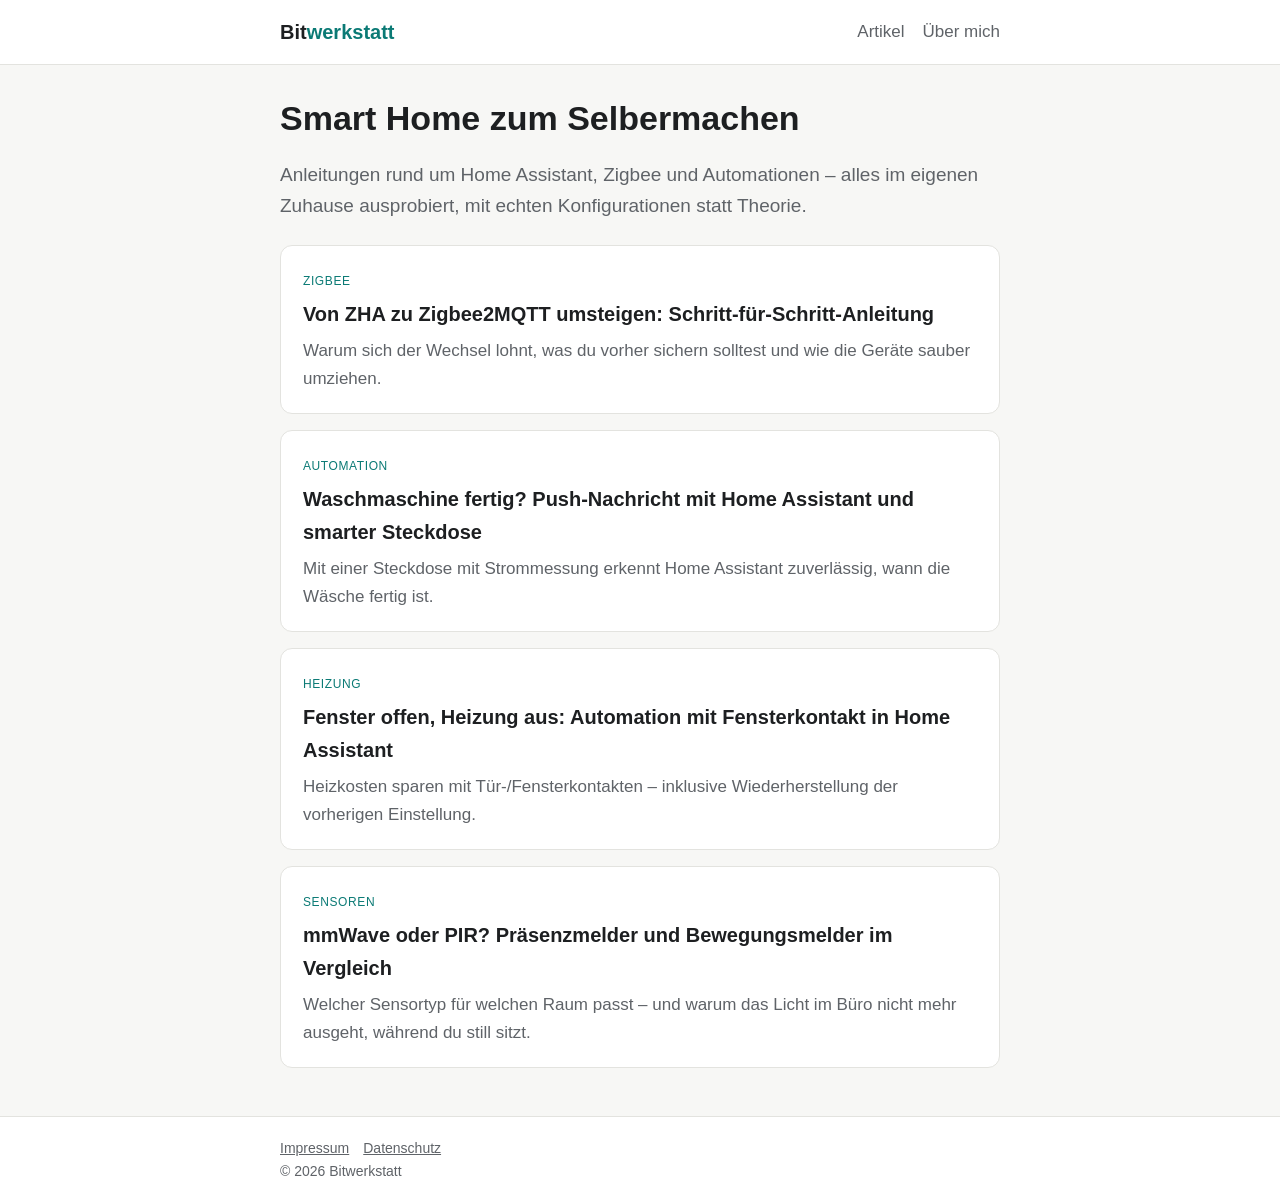
<file: index.html>
<!DOCTYPE html>
<html lang="de">
<head>
<meta charset="utf-8">
<meta name="viewport" content="width=device-width, initial-scale=1">
<title>Bitwerkstatt – Smart Home, Home Assistant &amp; Technik zum Selbermachen</title>
<meta name="description" content="Praxisnahe Anleitungen rund um Home Assistant, Zigbee2MQTT und Smart Home – erprobt im eigenen Zuhause und verständlich erklärt.">
<link rel="canonical" href="https://robzillar.github.io/">
<meta property="og:title" content="Bitwerkstatt – Smart Home &amp; Technik zum Selbermachen">
<meta property="og:description" content="Praxisnahe Anleitungen rund um Home Assistant, Zigbee2MQTT und Smart Home.">
<meta property="og:type" content="website">
<meta property="og:url" content="https://robzillar.github.io/">
<link rel="stylesheet" href="/style.css">
<script type="application/ld+json">
{
  "@context": "https://schema.org",
  "@type": "WebSite",
  "name": "Bitwerkstatt",
  "url": "https://robzillar.github.io/",
  "inLanguage": "de-DE"
}
</script>
</head>
<body>
<header class="site"><div class="inner">
  <a class="logo" href="/">Bit<span>werkstatt</span></a>
  <nav><a href="/">Artikel</a><a href="/ueber-mich.html">Über mich</a></nav>
</div></header>

<main>
  <h1>Smart Home zum Selbermachen</h1>
  <p class="lead">Anleitungen rund um Home Assistant, Zigbee und Automationen – alles im eigenen Zuhause ausprobiert, mit echten Konfigurationen statt Theorie.</p>

  <div class="cards">
    <article class="card">
      <div class="tag">Zigbee</div>
      <h2><a href="/artikel/zha-zu-zigbee2mqtt-umstieg.html">Von ZHA zu Zigbee2MQTT umsteigen: Schritt-für-Schritt-Anleitung</a></h2>
      <p>Warum sich der Wechsel lohnt, was du vorher sichern solltest und wie die Geräte sauber umziehen.</p>
    </article>
    <article class="card">
      <div class="tag">Automation</div>
      <h2><a href="/artikel/waschmaschine-fertig-benachrichtigung-home-assistant.html">Waschmaschine fertig? Push-Nachricht mit Home Assistant und smarter Steckdose</a></h2>
      <p>Mit einer Steckdose mit Strommessung erkennt Home Assistant zuverlässig, wann die Wäsche fertig ist.</p>
    </article>
    <article class="card">
      <div class="tag">Heizung</div>
      <h2><a href="/artikel/fenster-offen-heizung-aus-home-assistant.html">Fenster offen, Heizung aus: Automation mit Fensterkontakt in Home Assistant</a></h2>
      <p>Heizkosten sparen mit Tür-/Fensterkontakten – inklusive Wiederherstellung der vorherigen Einstellung.</p>
    </article>
    <article class="card">
      <div class="tag">Sensoren</div>
      <h2><a href="/artikel/mmwave-vs-pir-bewegungsmelder.html">mmWave oder PIR? Präsenzmelder und Bewegungsmelder im Vergleich</a></h2>
      <p>Welcher Sensortyp für welchen Raum passt – und warum das Licht im Büro nicht mehr ausgeht, während du still sitzt.</p>
    </article>
  </div>
</main>

<footer><div class="inner">
  <a href="/impressum.html">Impressum</a><a href="/datenschutz.html">Datenschutz</a>
  <div>© 2026 Bitwerkstatt</div>
</div></footer>
</body>
</html>
</file>
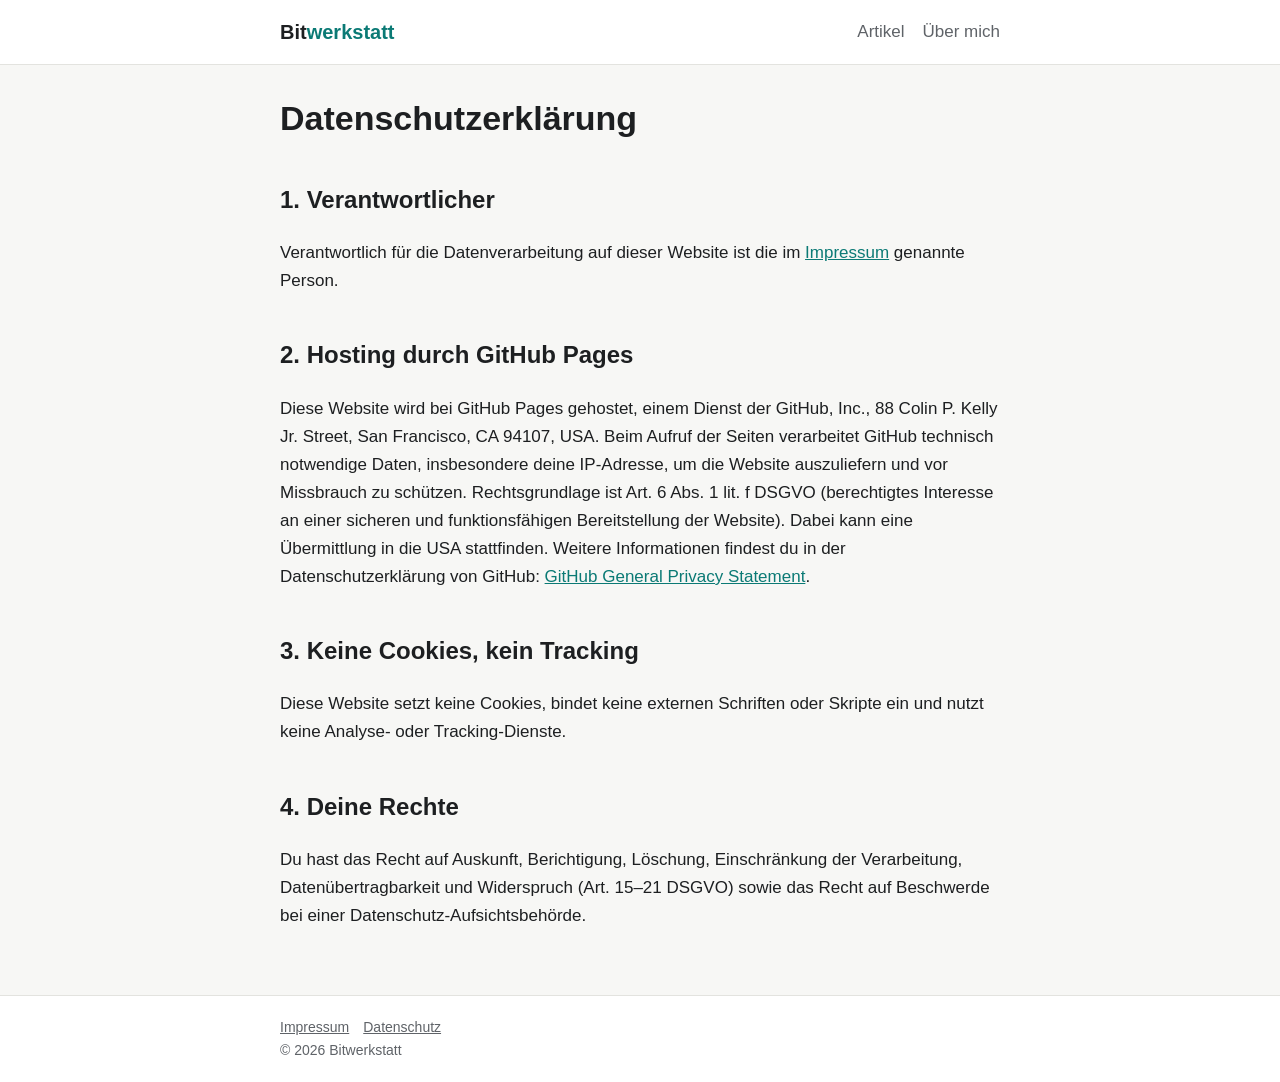
<file: datenschutz.html>
<!DOCTYPE html>
<html lang="de">
<head>
<meta charset="utf-8">
<meta name="viewport" content="width=device-width, initial-scale=1">
<title>Datenschutzerklärung | Bitwerkstatt</title>
<meta name="robots" content="noindex">
<link rel="stylesheet" href="/style.css">
</head>
<body>
<header class="site"><div class="inner">
  <a class="logo" href="/">Bit<span>werkstatt</span></a>
  <nav><a href="/">Artikel</a><a href="/ueber-mich.html">Über mich</a></nav>
</div></header>

<main>
  <h1>Datenschutzerklärung</h1>

  <h2>1. Verantwortlicher</h2>
  <p>Verantwortlich für die Datenverarbeitung auf dieser Website ist die im <a href="/impressum.html">Impressum</a> genannte Person.</p>

  <h2>2. Hosting durch GitHub Pages</h2>
  <p>Diese Website wird bei GitHub Pages gehostet, einem Dienst der GitHub, Inc., 88 Colin P. Kelly Jr. Street, San Francisco, CA 94107, USA. Beim Aufruf der Seiten verarbeitet GitHub technisch notwendige Daten, insbesondere deine IP-Adresse, um die Website auszuliefern und vor Missbrauch zu schützen. Rechtsgrundlage ist Art. 6 Abs. 1 lit. f DSGVO (berechtigtes Interesse an einer sicheren und funktionsfähigen Bereitstellung der Website). Dabei kann eine Übermittlung in die USA stattfinden. Weitere Informationen findest du in der Datenschutzerklärung von GitHub: <a href="https://docs.github.com/de/site-policy/privacy-policies/github-general-privacy-statement">GitHub General Privacy Statement</a>.</p>

  <h2>3. Keine Cookies, kein Tracking</h2>
  <p>Diese Website setzt keine Cookies, bindet keine externen Schriften oder Skripte ein und nutzt keine Analyse- oder Tracking-Dienste.</p>

  <h2>4. Deine Rechte</h2>
  <p>Du hast das Recht auf Auskunft, Berichtigung, Löschung, Einschränkung der Verarbeitung, Datenübertragbarkeit und Widerspruch (Art. 15–21 DSGVO) sowie das Recht auf Beschwerde bei einer Datenschutz-Aufsichtsbehörde.</p>
</main>

<footer><div class="inner">
  <a href="/impressum.html">Impressum</a><a href="/datenschutz.html">Datenschutz</a>
  <div>© 2026 Bitwerkstatt</div>
</div></footer>
</body>
</html>
</file>
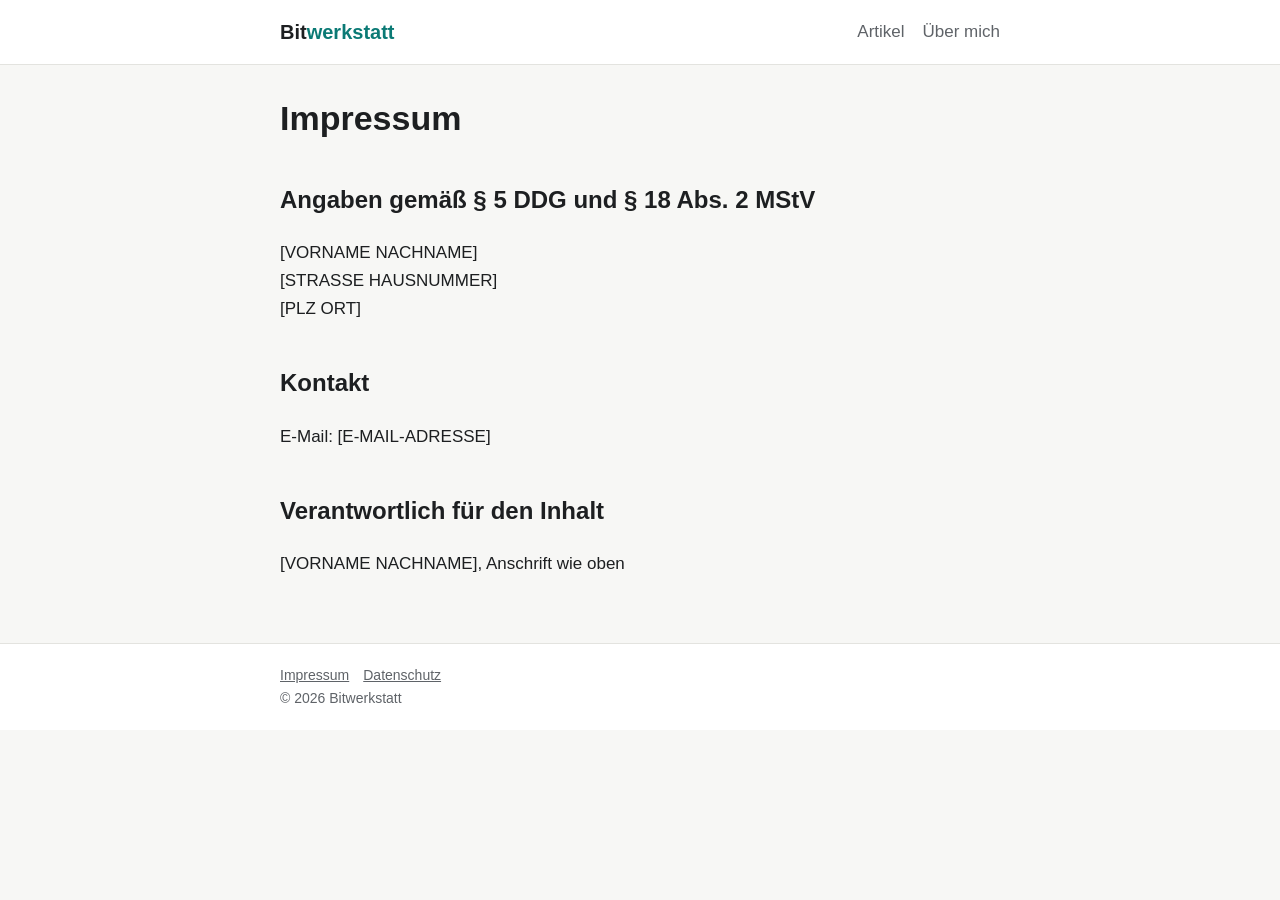
<file: impressum.html>
<!DOCTYPE html>
<html lang="de">
<head>
<meta charset="utf-8">
<meta name="viewport" content="width=device-width, initial-scale=1">
<title>Impressum | Bitwerkstatt</title>
<meta name="robots" content="noindex">
<link rel="stylesheet" href="/style.css">
</head>
<body>
<header class="site"><div class="inner">
  <a class="logo" href="/">Bit<span>werkstatt</span></a>
  <nav><a href="/">Artikel</a><a href="/ueber-mich.html">Über mich</a></nav>
</div></header>

<main>
  <h1>Impressum</h1>
  <h2>Angaben gemäß § 5 DDG und § 18 Abs. 2 MStV</h2>
  <p>[VORNAME NACHNAME]<br>
  [STRASSE HAUSNUMMER]<br>
  [PLZ ORT]</p>
  <h2>Kontakt</h2>
  <p>E-Mail: [E-MAIL-ADRESSE]</p>
  <h2>Verantwortlich für den Inhalt</h2>
  <p>[VORNAME NACHNAME], Anschrift wie oben</p>
</main>

<footer><div class="inner">
  <a href="/impressum.html">Impressum</a><a href="/datenschutz.html">Datenschutz</a>
  <div>© 2026 Bitwerkstatt</div>
</div></footer>
</body>
</html>
</file>
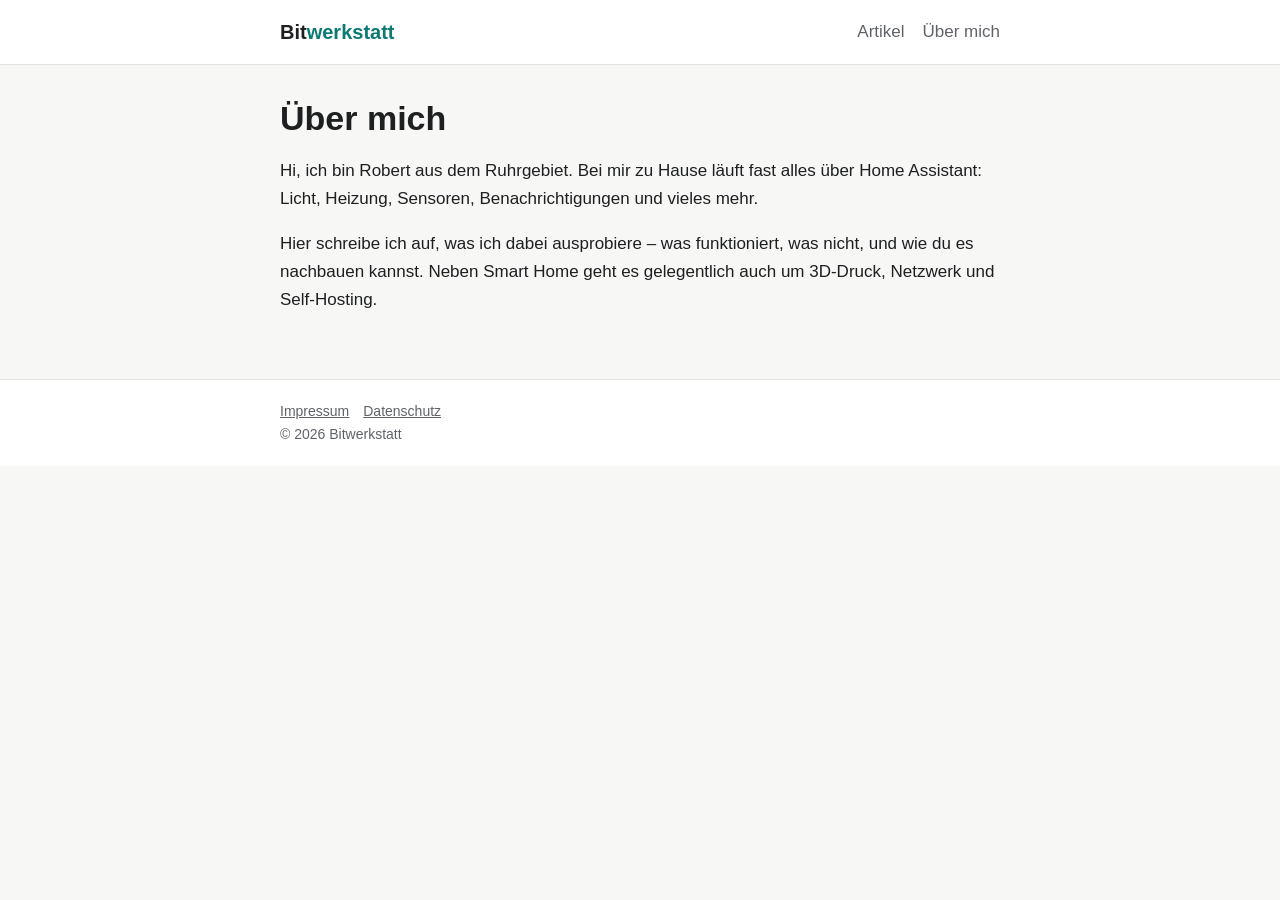
<file: ueber-mich.html>
<!DOCTYPE html>
<html lang="de">
<head>
<meta charset="utf-8">
<meta name="viewport" content="width=device-width, initial-scale=1">
<title>Über mich | Bitwerkstatt</title>
<meta name="description" content="Wer hinter der Bitwerkstatt steckt: Smart-Home-Bastler aus dem Ruhrgebiet mit Home Assistant, Zigbee2MQTT und viel Spaß am Ausprobieren.">
<link rel="canonical" href="https://robzillar.github.io/ueber-mich.html">
<link rel="stylesheet" href="/style.css">
</head>
<body>
<header class="site"><div class="inner">
  <a class="logo" href="/">Bit<span>werkstatt</span></a>
  <nav><a href="/">Artikel</a><a href="/ueber-mich.html">Über mich</a></nav>
</div></header>

<main>
  <h1>Über mich</h1>
  <p>Hi, ich bin Robert aus dem Ruhrgebiet. Bei mir zu Hause läuft fast alles über Home Assistant: Licht, Heizung, Sensoren, Benachrichtigungen und vieles mehr.</p>
  <p>Hier schreibe ich auf, was ich dabei ausprobiere – was funktioniert, was nicht, und wie du es nachbauen kannst. Neben Smart Home geht es gelegentlich auch um 3D-Druck, Netzwerk und Self-Hosting.</p>
</main>

<footer><div class="inner">
  <a href="/impressum.html">Impressum</a><a href="/datenschutz.html">Datenschutz</a>
  <div>© 2026 Bitwerkstatt</div>
</div></footer>
</body>
</html>
</file>
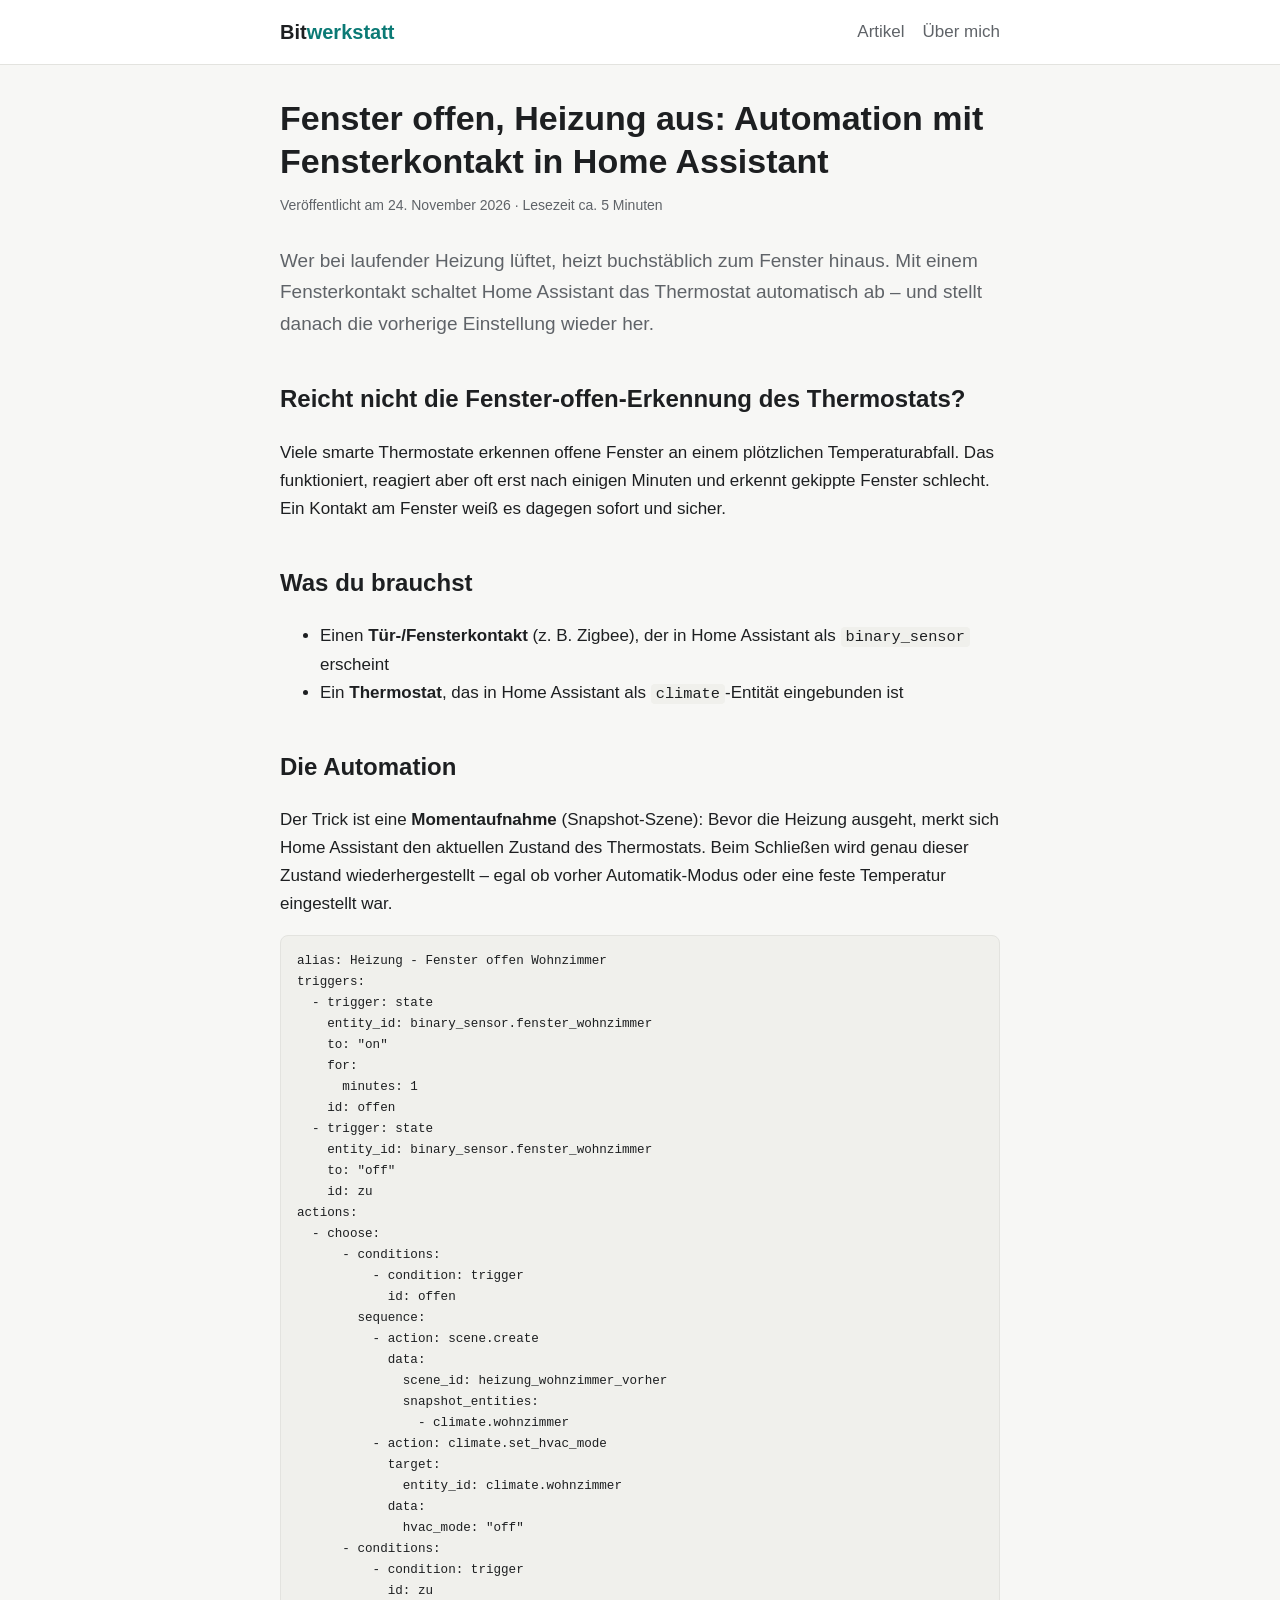
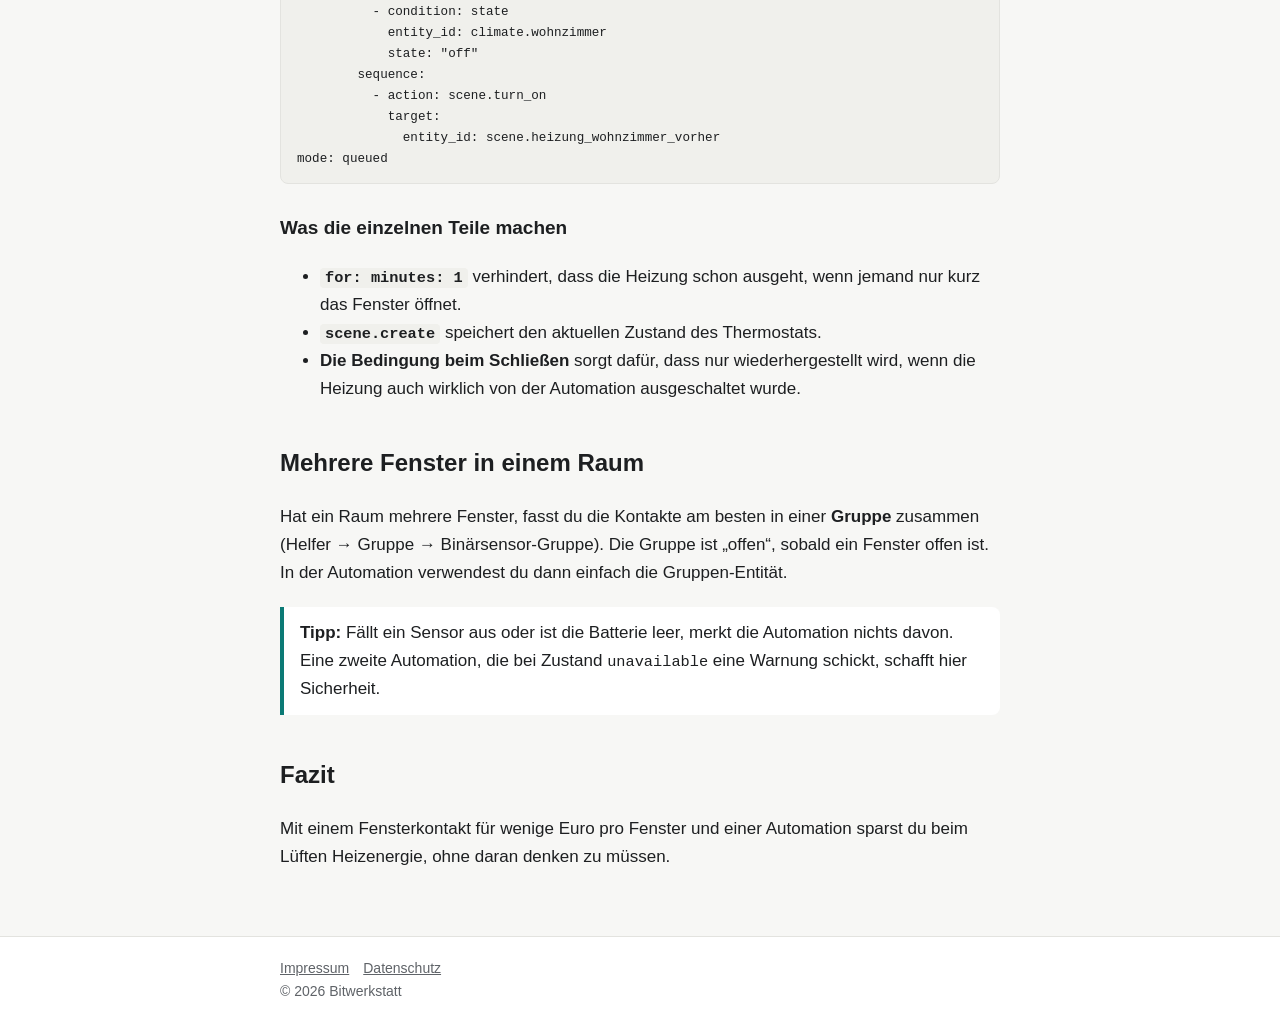
<file: artikel/fenster-offen-heizung-aus-home-assistant.html>
<!DOCTYPE html>
<html lang="de">
<head>
<meta charset="utf-8">
<meta name="viewport" content="width=device-width, initial-scale=1">
<title>Fenster offen, Heizung aus: Automation in Home Assistant | Bitwerkstatt</title>
<meta name="description" content="Heizung automatisch ausschalten, wenn das Fenster offen ist: Anleitung für Home Assistant mit Fensterkontakt, inklusive Wiederherstellung der vorherigen Einstellung.">
<link rel="canonical" href="https://robzillar.github.io/artikel/fenster-offen-heizung-aus-home-assistant.html">
<meta property="og:title" content="Fenster offen, Heizung aus: Automation in Home Assistant">
<meta property="og:type" content="article">
<meta property="og:url" content="https://robzillar.github.io/artikel/fenster-offen-heizung-aus-home-assistant.html">
<link rel="stylesheet" href="/style.css">
<script type="application/ld+json">
{
  "@context": "https://schema.org",
  "@type": "Article",
  "headline": "Fenster offen, Heizung aus: Automation mit Fensterkontakt in Home Assistant",
  "datePublished": "2026-11-24",
  "dateModified": "2026-11-24",
  "inLanguage": "de-DE",
  "author": {"@type": "Person", "name": "Robert"},
  "publisher": {"@type": "Organization", "name": "Bitwerkstatt"}
}
</script>
</head>
<body>
<header class="site"><div class="inner">
  <a class="logo" href="/">Bit<span>werkstatt</span></a>
  <nav><a href="/">Artikel</a><a href="/ueber-mich.html">Über mich</a></nav>
</div></header>

<main>
<article>
  <h1>Fenster offen, Heizung aus: Automation mit Fensterkontakt in Home Assistant</h1>
  <div class="meta">Veröffentlicht am 24. November 2026 · Lesezeit ca. 5 Minuten</div>

  <p class="lead">Wer bei laufender Heizung lüftet, heizt buchstäblich zum Fenster hinaus. Mit einem Fensterkontakt schaltet Home Assistant das Thermostat automatisch ab – und stellt danach die vorherige Einstellung wieder her.</p>

  <h2>Reicht nicht die Fenster-offen-Erkennung des Thermostats?</h2>
  <p>Viele smarte Thermostate erkennen offene Fenster an einem plötzlichen Temperaturabfall. Das funktioniert, reagiert aber oft erst nach einigen Minuten und erkennt gekippte Fenster schlecht. Ein Kontakt am Fenster weiß es dagegen sofort und sicher.</p>

  <h2>Was du brauchst</h2>
  <ul>
    <li>Einen <strong>Tür-/Fensterkontakt</strong> (z. B. Zigbee), der in Home Assistant als <code>binary_sensor</code> erscheint</li>
    <li>Ein <strong>Thermostat</strong>, das in Home Assistant als <code>climate</code>-Entität eingebunden ist</li>
  </ul>

  <h2>Die Automation</h2>
  <p>Der Trick ist eine <strong>Momentaufnahme</strong> (Snapshot-Szene): Bevor die Heizung ausgeht, merkt sich Home Assistant den aktuellen Zustand des Thermostats. Beim Schließen wird genau dieser Zustand wiederhergestellt – egal ob vorher Automatik-Modus oder eine feste Temperatur eingestellt war.</p>
  <pre><code>alias: Heizung - Fenster offen Wohnzimmer
triggers:
  - trigger: state
    entity_id: binary_sensor.fenster_wohnzimmer
    to: "on"
    for:
      minutes: 1
    id: offen
  - trigger: state
    entity_id: binary_sensor.fenster_wohnzimmer
    to: "off"
    id: zu
actions:
  - choose:
      - conditions:
          - condition: trigger
            id: offen
        sequence:
          - action: scene.create
            data:
              scene_id: heizung_wohnzimmer_vorher
              snapshot_entities:
                - climate.wohnzimmer
          - action: climate.set_hvac_mode
            target:
              entity_id: climate.wohnzimmer
            data:
              hvac_mode: "off"
      - conditions:
          - condition: trigger
            id: zu
          - condition: state
            entity_id: climate.wohnzimmer
            state: "off"
        sequence:
          - action: scene.turn_on
            target:
              entity_id: scene.heizung_wohnzimmer_vorher
mode: queued</code></pre>

  <h3>Was die einzelnen Teile machen</h3>
  <ul>
    <li><strong><code>for: minutes: 1</code></strong> verhindert, dass die Heizung schon ausgeht, wenn jemand nur kurz das Fenster öffnet.</li>
    <li><strong><code>scene.create</code></strong> speichert den aktuellen Zustand des Thermostats.</li>
    <li><strong>Die Bedingung beim Schließen</strong> sorgt dafür, dass nur wiederhergestellt wird, wenn die Heizung auch wirklich von der Automation ausgeschaltet wurde.</li>
  </ul>

  <h2>Mehrere Fenster in einem Raum</h2>
  <p>Hat ein Raum mehrere Fenster, fasst du die Kontakte am besten in einer <strong>Gruppe</strong> zusammen (Helfer → Gruppe → Binärsensor-Gruppe). Die Gruppe ist „offen“, sobald ein Fenster offen ist. In der Automation verwendest du dann einfach die Gruppen-Entität.</p>

  <div class="hinweis"><strong>Tipp:</strong> Fällt ein Sensor aus oder ist die Batterie leer, merkt die Automation nichts davon. Eine zweite Automation, die bei Zustand <code>unavailable</code> eine Warnung schickt, schafft hier Sicherheit.</div>

  <h2>Fazit</h2>
  <p>Mit einem Fensterkontakt für wenige Euro pro Fenster und einer Automation sparst du beim Lüften Heizenergie, ohne daran denken zu müssen.</p>
</article>
</main>

<footer><div class="inner">
  <a href="/impressum.html">Impressum</a><a href="/datenschutz.html">Datenschutz</a>
  <div>© 2026 Bitwerkstatt</div>
</div></footer>
</body>
</html>
</file>
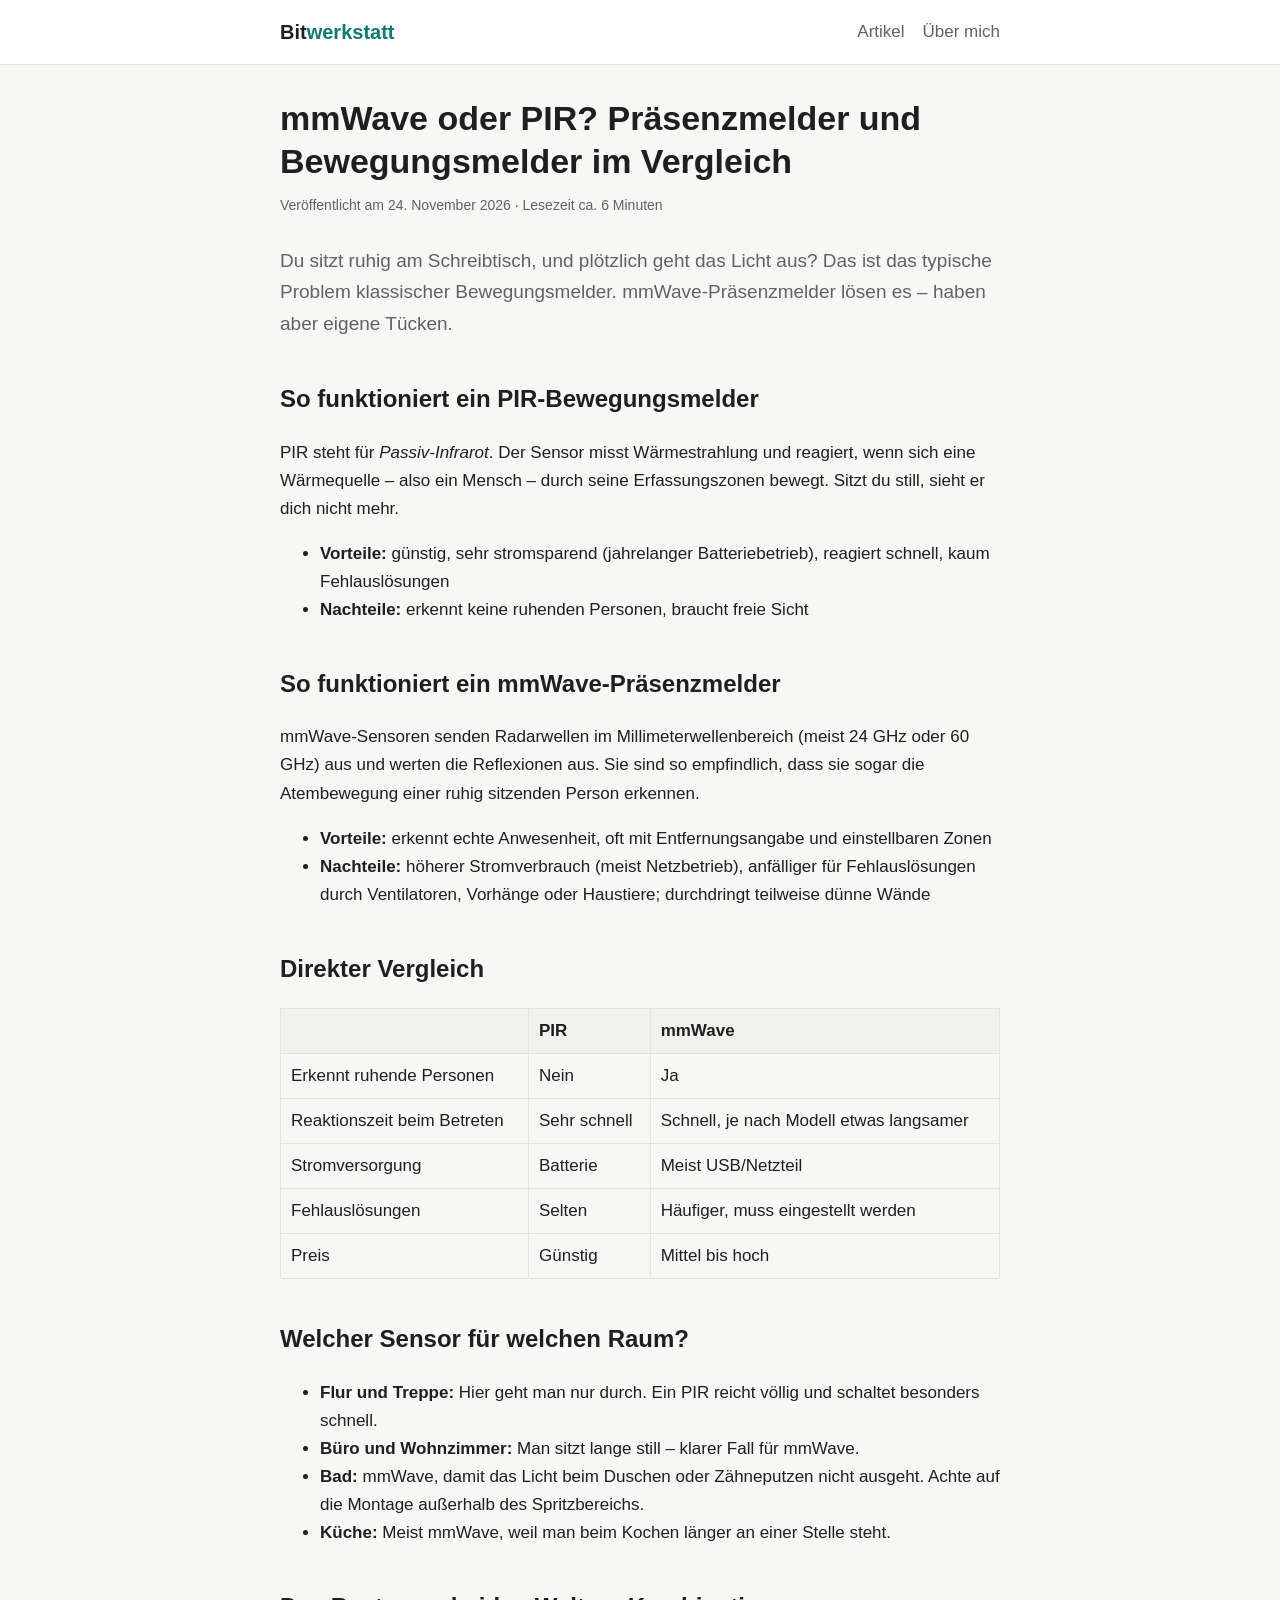
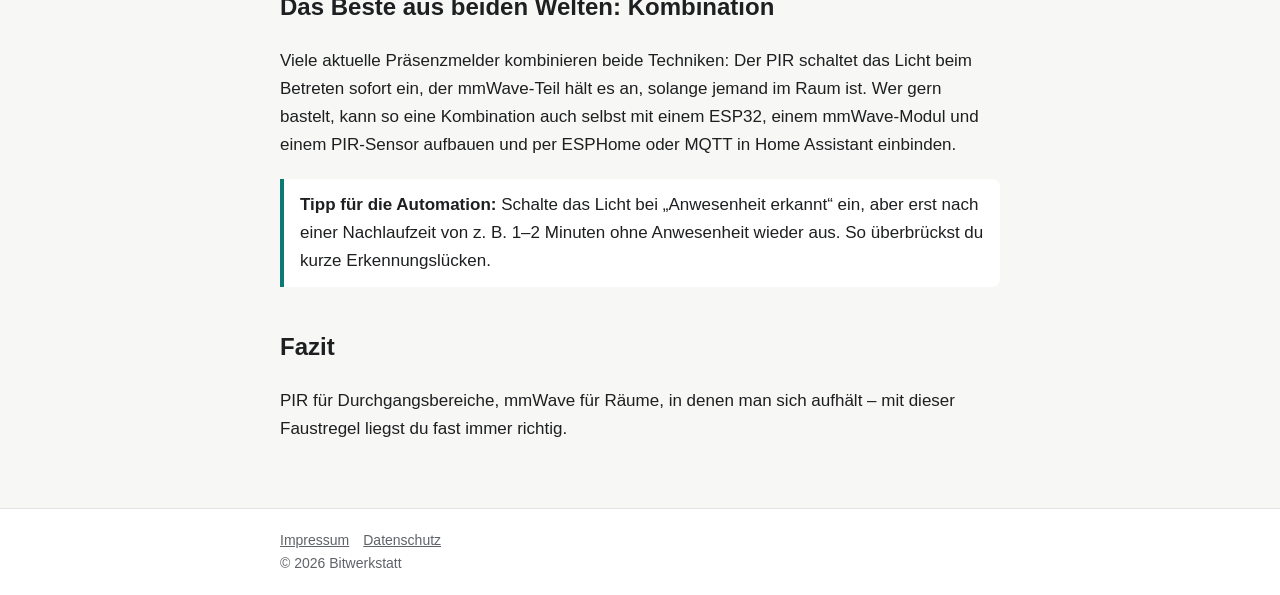
<file: artikel/mmwave-vs-pir-bewegungsmelder.html>
<!DOCTYPE html>
<html lang="de">
<head>
<meta charset="utf-8">
<meta name="viewport" content="width=device-width, initial-scale=1">
<title>mmWave vs. PIR: Präsenzmelder und Bewegungsmelder im Vergleich | Bitwerkstatt</title>
<meta name="description" content="mmWave-Präsenzmelder oder PIR-Bewegungsmelder? Funktionsweise, Vor- und Nachteile und welcher Sensor für Büro, Bad, Flur oder Küche am besten passt.">
<link rel="canonical" href="https://robzillar.github.io/artikel/mmwave-vs-pir-bewegungsmelder.html">
<meta property="og:title" content="mmWave vs. PIR: Präsenzmelder und Bewegungsmelder im Vergleich">
<meta property="og:type" content="article">
<meta property="og:url" content="https://robzillar.github.io/artikel/mmwave-vs-pir-bewegungsmelder.html">
<link rel="stylesheet" href="/style.css">
<script type="application/ld+json">
{
  "@context": "https://schema.org",
  "@type": "Article",
  "headline": "mmWave oder PIR? Präsenzmelder und Bewegungsmelder im Vergleich",
  "datePublished": "2026-11-24",
  "dateModified": "2026-11-24",
  "inLanguage": "de-DE",
  "author": {"@type": "Person", "name": "Robert"},
  "publisher": {"@type": "Organization", "name": "Bitwerkstatt"}
}
</script>
</head>
<body>
<header class="site"><div class="inner">
  <a class="logo" href="/">Bit<span>werkstatt</span></a>
  <nav><a href="/">Artikel</a><a href="/ueber-mich.html">Über mich</a></nav>
</div></header>

<main>
<article>
  <h1>mmWave oder PIR? Präsenzmelder und Bewegungsmelder im Vergleich</h1>
  <div class="meta">Veröffentlicht am 24. November 2026 · Lesezeit ca. 6 Minuten</div>

  <p class="lead">Du sitzt ruhig am Schreibtisch, und plötzlich geht das Licht aus? Das ist das typische Problem klassischer Bewegungsmelder. mmWave-Präsenzmelder lösen es – haben aber eigene Tücken.</p>

  <h2>So funktioniert ein PIR-Bewegungsmelder</h2>
  <p>PIR steht für <em>Passiv-Infrarot</em>. Der Sensor misst Wärmestrahlung und reagiert, wenn sich eine Wärmequelle – also ein Mensch – durch seine Erfassungszonen bewegt. Sitzt du still, sieht er dich nicht mehr.</p>
  <ul>
    <li><strong>Vorteile:</strong> günstig, sehr stromsparend (jahrelanger Batteriebetrieb), reagiert schnell, kaum Fehlauslösungen</li>
    <li><strong>Nachteile:</strong> erkennt keine ruhenden Personen, braucht freie Sicht</li>
  </ul>

  <h2>So funktioniert ein mmWave-Präsenzmelder</h2>
  <p>mmWave-Sensoren senden Radarwellen im Millimeterwellenbereich (meist 24 GHz oder 60 GHz) aus und werten die Reflexionen aus. Sie sind so empfindlich, dass sie sogar die Atembewegung einer ruhig sitzenden Person erkennen.</p>
  <ul>
    <li><strong>Vorteile:</strong> erkennt echte Anwesenheit, oft mit Entfernungsangabe und einstellbaren Zonen</li>
    <li><strong>Nachteile:</strong> höherer Stromverbrauch (meist Netzbetrieb), anfälliger für Fehlauslösungen durch Ventilatoren, Vorhänge oder Haustiere; durchdringt teilweise dünne Wände</li>
  </ul>

  <h2>Direkter Vergleich</h2>
  <table>
    <tr><th></th><th>PIR</th><th>mmWave</th></tr>
    <tr><td>Erkennt ruhende Personen</td><td>Nein</td><td>Ja</td></tr>
    <tr><td>Reaktionszeit beim Betreten</td><td>Sehr schnell</td><td>Schnell, je nach Modell etwas langsamer</td></tr>
    <tr><td>Stromversorgung</td><td>Batterie</td><td>Meist USB/Netzteil</td></tr>
    <tr><td>Fehlauslösungen</td><td>Selten</td><td>Häufiger, muss eingestellt werden</td></tr>
    <tr><td>Preis</td><td>Günstig</td><td>Mittel bis hoch</td></tr>
  </table>

  <h2>Welcher Sensor für welchen Raum?</h2>
  <ul>
    <li><strong>Flur und Treppe:</strong> Hier geht man nur durch. Ein PIR reicht völlig und schaltet besonders schnell.</li>
    <li><strong>Büro und Wohnzimmer:</strong> Man sitzt lange still – klarer Fall für mmWave.</li>
    <li><strong>Bad:</strong> mmWave, damit das Licht beim Duschen oder Zähneputzen nicht ausgeht. Achte auf die Montage außerhalb des Spritzbereichs.</li>
    <li><strong>Küche:</strong> Meist mmWave, weil man beim Kochen länger an einer Stelle steht.</li>
  </ul>

  <h2>Das Beste aus beiden Welten: Kombination</h2>
  <p>Viele aktuelle Präsenzmelder kombinieren beide Techniken: Der PIR schaltet das Licht beim Betreten sofort ein, der mmWave-Teil hält es an, solange jemand im Raum ist. Wer gern bastelt, kann so eine Kombination auch selbst mit einem ESP32, einem mmWave-Modul und einem PIR-Sensor aufbauen und per ESPHome oder MQTT in Home Assistant einbinden.</p>

  <div class="hinweis"><strong>Tipp für die Automation:</strong> Schalte das Licht bei „Anwesenheit erkannt“ ein, aber erst nach einer Nachlaufzeit von z. B. 1–2 Minuten ohne Anwesenheit wieder aus. So überbrückst du kurze Erkennungslücken.</div>

  <h2>Fazit</h2>
  <p>PIR für Durchgangsbereiche, mmWave für Räume, in denen man sich aufhält – mit dieser Faustregel liegst du fast immer richtig.</p>
</article>
</main>

<footer><div class="inner">
  <a href="/impressum.html">Impressum</a><a href="/datenschutz.html">Datenschutz</a>
  <div>© 2026 Bitwerkstatt</div>
</div></footer>
</body>
</html>
</file>
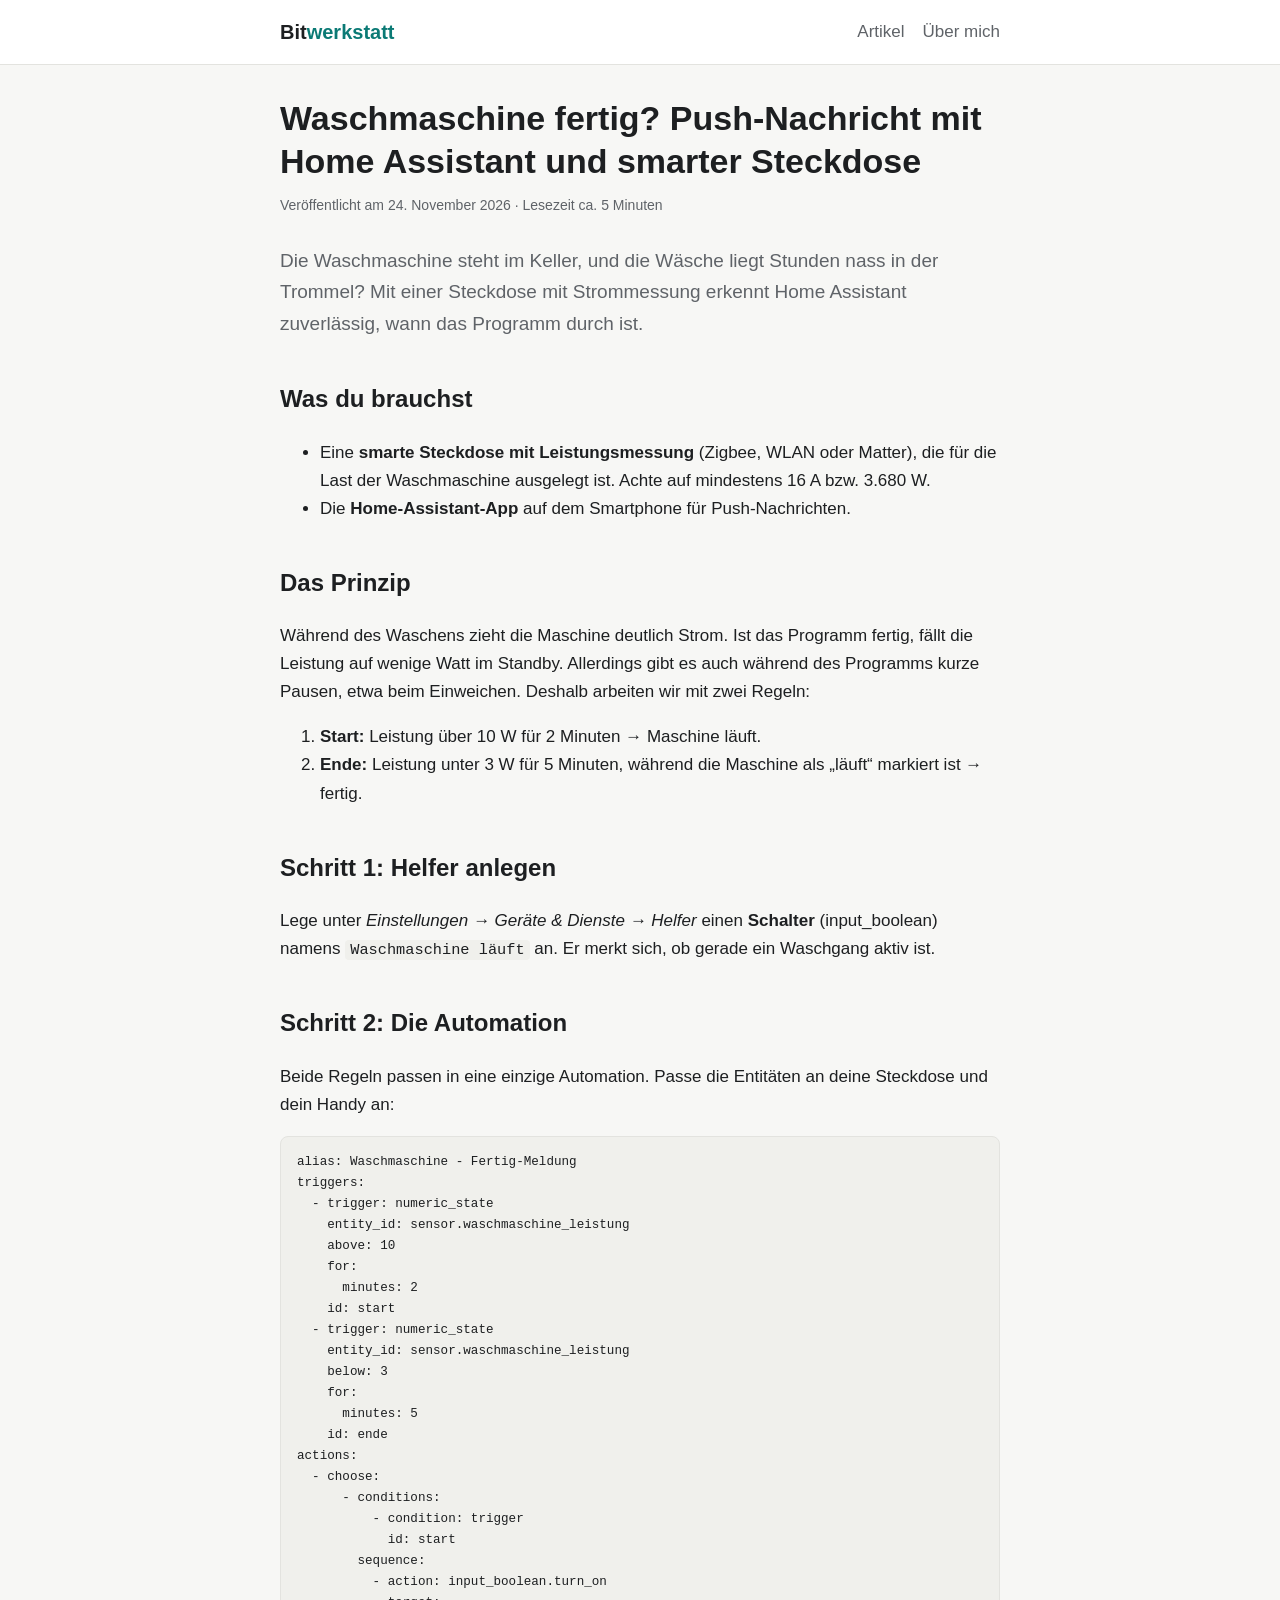
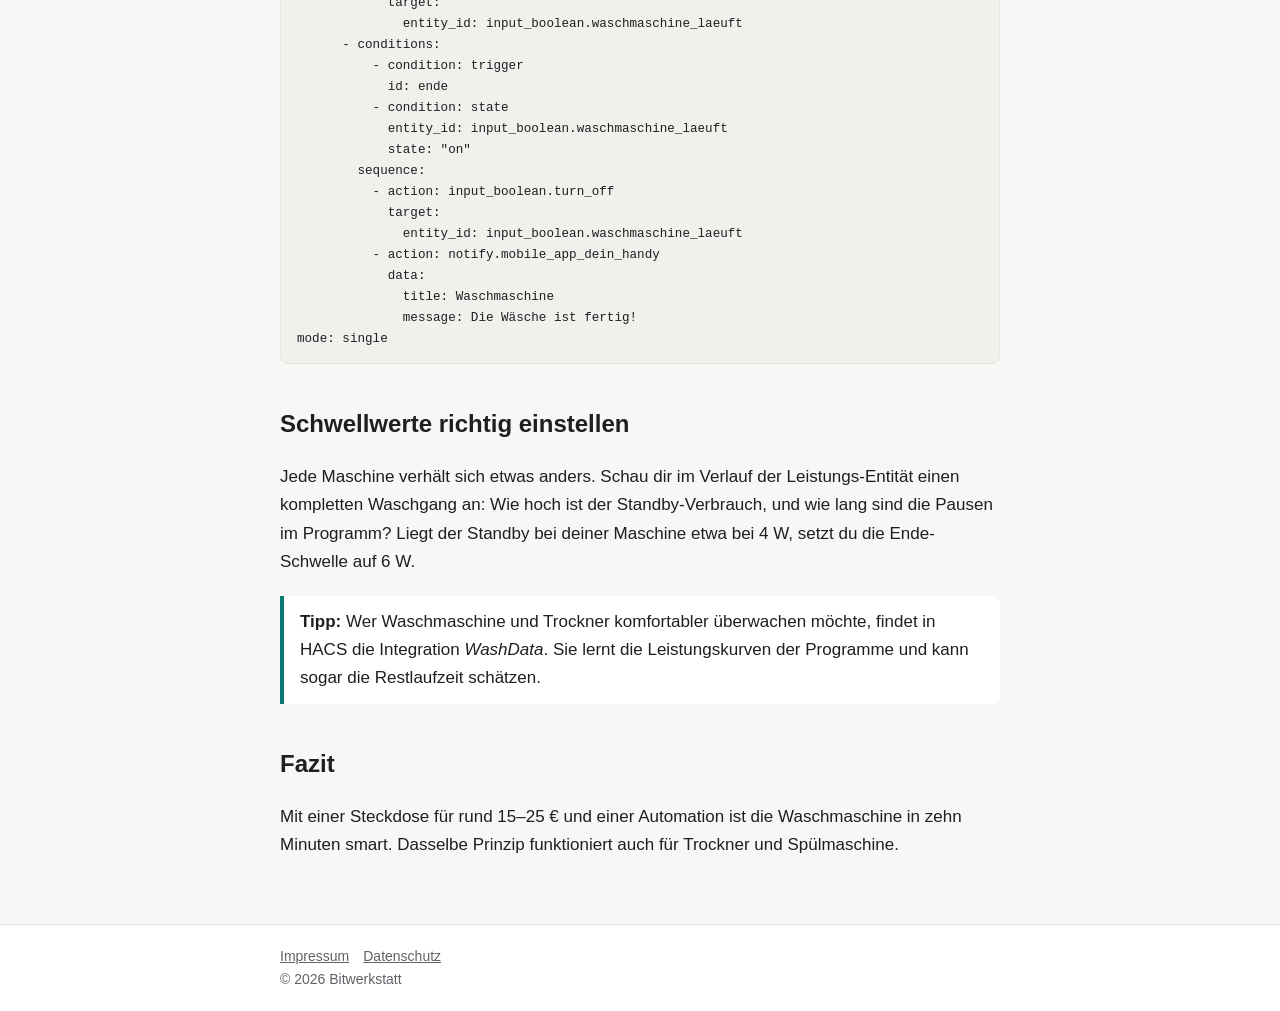
<file: artikel/waschmaschine-fertig-benachrichtigung-home-assistant.html>
<!DOCTYPE html>
<html lang="de">
<head>
<meta charset="utf-8">
<meta name="viewport" content="width=device-width, initial-scale=1">
<title>Waschmaschine fertig: Push-Benachrichtigung mit Home Assistant | Bitwerkstatt</title>
<meta name="description" content="So bekommst du eine Nachricht aufs Handy, wenn die Waschmaschine fertig ist – mit smarter Steckdose mit Strommessung und einer einfachen Home-Assistant-Automation.">
<link rel="canonical" href="https://robzillar.github.io/artikel/waschmaschine-fertig-benachrichtigung-home-assistant.html">
<meta property="og:title" content="Waschmaschine fertig: Push-Benachrichtigung mit Home Assistant">
<meta property="og:type" content="article">
<meta property="og:url" content="https://robzillar.github.io/artikel/waschmaschine-fertig-benachrichtigung-home-assistant.html">
<link rel="stylesheet" href="/style.css">
<script type="application/ld+json">
{
  "@context": "https://schema.org",
  "@type": "Article",
  "headline": "Waschmaschine fertig? Push-Nachricht mit Home Assistant und smarter Steckdose",
  "datePublished": "2026-11-24",
  "dateModified": "2026-11-24",
  "inLanguage": "de-DE",
  "author": {"@type": "Person", "name": "Robert"},
  "publisher": {"@type": "Organization", "name": "Bitwerkstatt"}
}
</script>
</head>
<body>
<header class="site"><div class="inner">
  <a class="logo" href="/">Bit<span>werkstatt</span></a>
  <nav><a href="/">Artikel</a><a href="/ueber-mich.html">Über mich</a></nav>
</div></header>

<main>
<article>
  <h1>Waschmaschine fertig? Push-Nachricht mit Home Assistant und smarter Steckdose</h1>
  <div class="meta">Veröffentlicht am 24. November 2026 · Lesezeit ca. 5 Minuten</div>

  <p class="lead">Die Waschmaschine steht im Keller, und die Wäsche liegt Stunden nass in der Trommel? Mit einer Steckdose mit Strommessung erkennt Home Assistant zuverlässig, wann das Programm durch ist.</p>

  <h2>Was du brauchst</h2>
  <ul>
    <li>Eine <strong>smarte Steckdose mit Leistungsmessung</strong> (Zigbee, WLAN oder Matter), die für die Last der Waschmaschine ausgelegt ist. Achte auf mindestens 16 A bzw. 3.680 W.</li>
    <li>Die <strong>Home-Assistant-App</strong> auf dem Smartphone für Push-Nachrichten.</li>
  </ul>

  <h2>Das Prinzip</h2>
  <p>Während des Waschens zieht die Maschine deutlich Strom. Ist das Programm fertig, fällt die Leistung auf wenige Watt im Standby. Allerdings gibt es auch während des Programms kurze Pausen, etwa beim Einweichen. Deshalb arbeiten wir mit zwei Regeln:</p>
  <ol>
    <li><strong>Start:</strong> Leistung über 10 W für 2 Minuten → Maschine läuft.</li>
    <li><strong>Ende:</strong> Leistung unter 3 W für 5 Minuten, während die Maschine als „läuft“ markiert ist → fertig.</li>
  </ol>

  <h2>Schritt 1: Helfer anlegen</h2>
  <p>Lege unter <em>Einstellungen → Geräte &amp; Dienste → Helfer</em> einen <strong>Schalter</strong> (input_boolean) namens <code>Waschmaschine läuft</code> an. Er merkt sich, ob gerade ein Waschgang aktiv ist.</p>

  <h2>Schritt 2: Die Automation</h2>
  <p>Beide Regeln passen in eine einzige Automation. Passe die Entitäten an deine Steckdose und dein Handy an:</p>
  <pre><code>alias: Waschmaschine - Fertig-Meldung
triggers:
  - trigger: numeric_state
    entity_id: sensor.waschmaschine_leistung
    above: 10
    for:
      minutes: 2
    id: start
  - trigger: numeric_state
    entity_id: sensor.waschmaschine_leistung
    below: 3
    for:
      minutes: 5
    id: ende
actions:
  - choose:
      - conditions:
          - condition: trigger
            id: start
        sequence:
          - action: input_boolean.turn_on
            target:
              entity_id: input_boolean.waschmaschine_laeuft
      - conditions:
          - condition: trigger
            id: ende
          - condition: state
            entity_id: input_boolean.waschmaschine_laeuft
            state: "on"
        sequence:
          - action: input_boolean.turn_off
            target:
              entity_id: input_boolean.waschmaschine_laeuft
          - action: notify.mobile_app_dein_handy
            data:
              title: Waschmaschine
              message: Die Wäsche ist fertig!
mode: single</code></pre>

  <h2>Schwellwerte richtig einstellen</h2>
  <p>Jede Maschine verhält sich etwas anders. Schau dir im Verlauf der Leistungs-Entität einen kompletten Waschgang an: Wie hoch ist der Standby-Verbrauch, und wie lang sind die Pausen im Programm? Liegt der Standby bei deiner Maschine etwa bei 4 W, setzt du die Ende-Schwelle auf 6 W.</p>

  <div class="hinweis"><strong>Tipp:</strong> Wer Waschmaschine und Trockner komfortabler überwachen möchte, findet in HACS die Integration <em>WashData</em>. Sie lernt die Leistungskurven der Programme und kann sogar die Restlaufzeit schätzen.</div>

  <h2>Fazit</h2>
  <p>Mit einer Steckdose für rund 15–25 € und einer Automation ist die Waschmaschine in zehn Minuten smart. Dasselbe Prinzip funktioniert auch für Trockner und Spülmaschine.</p>
</article>
</main>

<footer><div class="inner">
  <a href="/impressum.html">Impressum</a><a href="/datenschutz.html">Datenschutz</a>
  <div>© 2026 Bitwerkstatt</div>
</div></footer>
</body>
</html>
</file>
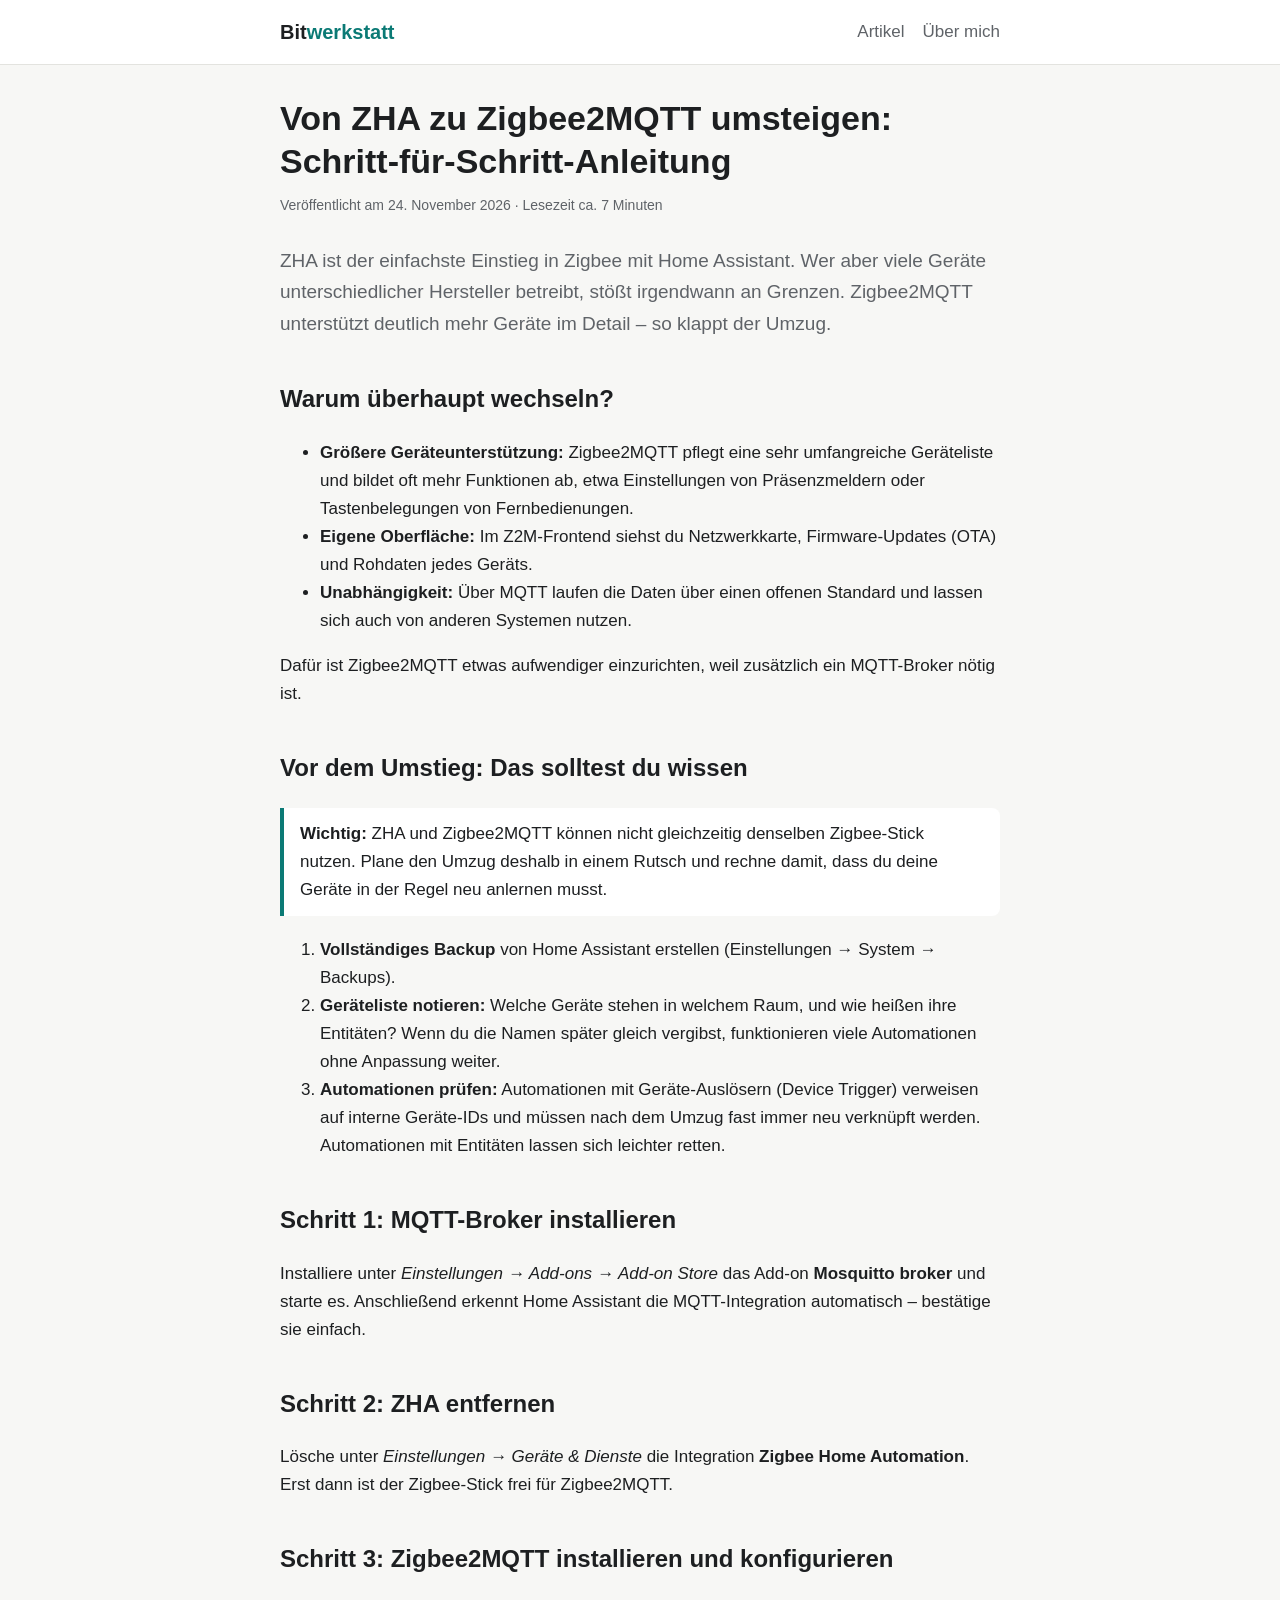
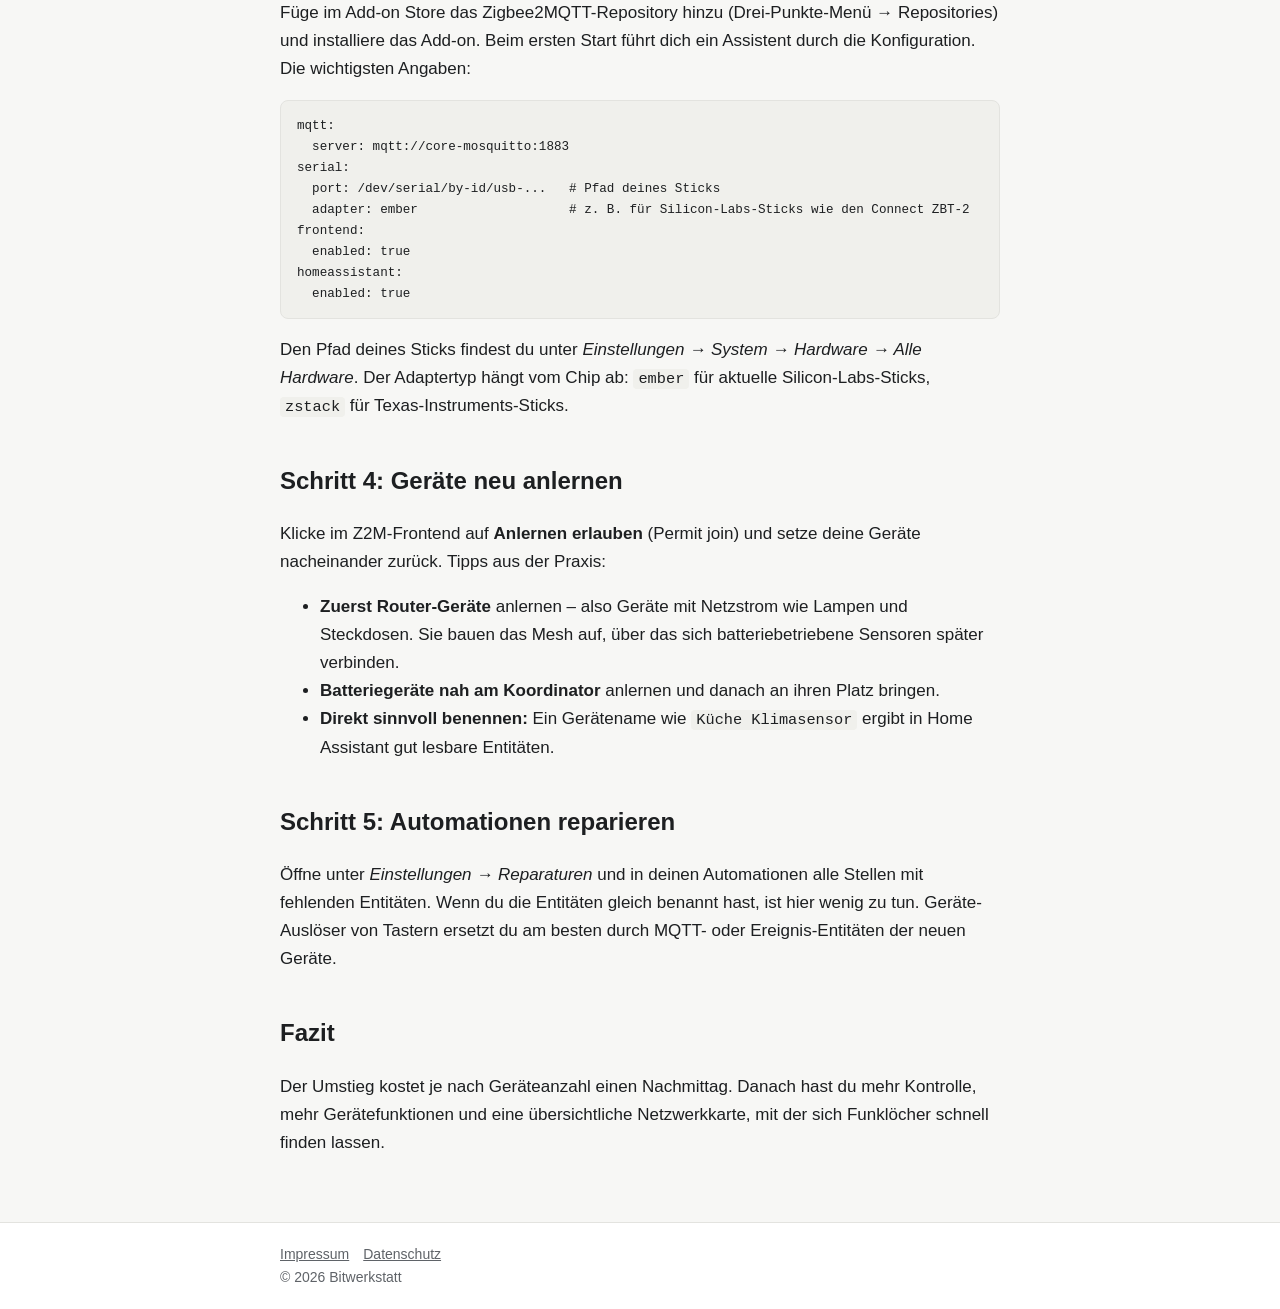
<file: artikel/zha-zu-zigbee2mqtt-umstieg.html>
<!DOCTYPE html>
<html lang="de">
<head>
<meta charset="utf-8">
<meta name="viewport" content="width=device-width, initial-scale=1">
<title>Von ZHA zu Zigbee2MQTT umsteigen – Anleitung für Home Assistant | Bitwerkstatt</title>
<meta name="description" content="Schritt-für-Schritt: So wechselst du in Home Assistant von ZHA zu Zigbee2MQTT – mit Backup, Mosquitto, Add-on-Konfiguration und dem Neu-Anlernen der Geräte.">
<link rel="canonical" href="https://robzillar.github.io/artikel/zha-zu-zigbee2mqtt-umstieg.html">
<meta property="og:title" content="Von ZHA zu Zigbee2MQTT umsteigen – Anleitung">
<meta property="og:type" content="article">
<meta property="og:url" content="https://robzillar.github.io/artikel/zha-zu-zigbee2mqtt-umstieg.html">
<link rel="stylesheet" href="/style.css">
<script type="application/ld+json">
{
  "@context": "https://schema.org",
  "@type": "Article",
  "headline": "Von ZHA zu Zigbee2MQTT umsteigen: Schritt-für-Schritt-Anleitung",
  "datePublished": "2026-11-24",
  "dateModified": "2026-11-24",
  "inLanguage": "de-DE",
  "author": {"@type": "Person", "name": "Robert"},
  "publisher": {"@type": "Organization", "name": "Bitwerkstatt"}
}
</script>
</head>
<body>
<header class="site"><div class="inner">
  <a class="logo" href="/">Bit<span>werkstatt</span></a>
  <nav><a href="/">Artikel</a><a href="/ueber-mich.html">Über mich</a></nav>
</div></header>

<main>
<article>
  <h1>Von ZHA zu Zigbee2MQTT umsteigen: Schritt-für-Schritt-Anleitung</h1>
  <div class="meta">Veröffentlicht am 24. November 2026 · Lesezeit ca. 7 Minuten</div>

  <p class="lead">ZHA ist der einfachste Einstieg in Zigbee mit Home Assistant. Wer aber viele Geräte unterschiedlicher Hersteller betreibt, stößt irgendwann an Grenzen. Zigbee2MQTT unterstützt deutlich mehr Geräte im Detail – so klappt der Umzug.</p>

  <h2>Warum überhaupt wechseln?</h2>
  <ul>
    <li><strong>Größere Geräteunterstützung:</strong> Zigbee2MQTT pflegt eine sehr umfangreiche Geräteliste und bildet oft mehr Funktionen ab, etwa Einstellungen von Präsenzmeldern oder Tastenbelegungen von Fernbedienungen.</li>
    <li><strong>Eigene Oberfläche:</strong> Im Z2M-Frontend siehst du Netzwerkkarte, Firmware-Updates (OTA) und Rohdaten jedes Geräts.</li>
    <li><strong>Unabhängigkeit:</strong> Über MQTT laufen die Daten über einen offenen Standard und lassen sich auch von anderen Systemen nutzen.</li>
  </ul>
  <p>Dafür ist Zigbee2MQTT etwas aufwendiger einzurichten, weil zusätzlich ein MQTT-Broker nötig ist.</p>

  <h2>Vor dem Umstieg: Das solltest du wissen</h2>
  <div class="hinweis"><strong>Wichtig:</strong> ZHA und Zigbee2MQTT können nicht gleichzeitig denselben Zigbee-Stick nutzen. Plane den Umzug deshalb in einem Rutsch und rechne damit, dass du deine Geräte in der Regel neu anlernen musst.</div>
  <ol>
    <li><strong>Vollständiges Backup</strong> von Home Assistant erstellen (Einstellungen → System → Backups).</li>
    <li><strong>Geräteliste notieren:</strong> Welche Geräte stehen in welchem Raum, und wie heißen ihre Entitäten? Wenn du die Namen später gleich vergibst, funktionieren viele Automationen ohne Anpassung weiter.</li>
    <li><strong>Automationen prüfen:</strong> Automationen mit Geräte-Auslösern (Device Trigger) verweisen auf interne Geräte-IDs und müssen nach dem Umzug fast immer neu verknüpft werden. Automationen mit Entitäten lassen sich leichter retten.</li>
  </ol>

  <h2>Schritt 1: MQTT-Broker installieren</h2>
  <p>Installiere unter <em>Einstellungen → Add-ons → Add-on Store</em> das Add-on <strong>Mosquitto broker</strong> und starte es. Anschließend erkennt Home Assistant die MQTT-Integration automatisch – bestätige sie einfach.</p>

  <h2>Schritt 2: ZHA entfernen</h2>
  <p>Lösche unter <em>Einstellungen → Geräte &amp; Dienste</em> die Integration <strong>Zigbee Home Automation</strong>. Erst dann ist der Zigbee-Stick frei für Zigbee2MQTT.</p>

  <h2>Schritt 3: Zigbee2MQTT installieren und konfigurieren</h2>
  <p>Füge im Add-on Store das Zigbee2MQTT-Repository hinzu (Drei-Punkte-Menü → Repositories) und installiere das Add-on. Beim ersten Start führt dich ein Assistent durch die Konfiguration. Die wichtigsten Angaben:</p>
  <pre><code>mqtt:
  server: mqtt://core-mosquitto:1883
serial:
  port: /dev/serial/by-id/usb-...   # Pfad deines Sticks
  adapter: ember                    # z. B. für Silicon-Labs-Sticks wie den Connect ZBT-2
frontend:
  enabled: true
homeassistant:
  enabled: true</code></pre>
  <p>Den Pfad deines Sticks findest du unter <em>Einstellungen → System → Hardware → Alle Hardware</em>. Der Adaptertyp hängt vom Chip ab: <code>ember</code> für aktuelle Silicon-Labs-Sticks, <code>zstack</code> für Texas-Instruments-Sticks.</p>

  <h2>Schritt 4: Geräte neu anlernen</h2>
  <p>Klicke im Z2M-Frontend auf <strong>Anlernen erlauben</strong> (Permit join) und setze deine Geräte nacheinander zurück. Tipps aus der Praxis:</p>
  <ul>
    <li><strong>Zuerst Router-Geräte</strong> anlernen – also Geräte mit Netzstrom wie Lampen und Steckdosen. Sie bauen das Mesh auf, über das sich batteriebetriebene Sensoren später verbinden.</li>
    <li><strong>Batteriegeräte nah am Koordinator</strong> anlernen und danach an ihren Platz bringen.</li>
    <li><strong>Direkt sinnvoll benennen:</strong> Ein Gerätename wie <code>Küche Klimasensor</code> ergibt in Home Assistant gut lesbare Entitäten.</li>
  </ul>

  <h2>Schritt 5: Automationen reparieren</h2>
  <p>Öffne unter <em>Einstellungen → Reparaturen</em> und in deinen Automationen alle Stellen mit fehlenden Entitäten. Wenn du die Entitäten gleich benannt hast, ist hier wenig zu tun. Geräte-Auslöser von Tastern ersetzt du am besten durch MQTT- oder Ereignis-Entitäten der neuen Geräte.</p>

  <h2>Fazit</h2>
  <p>Der Umstieg kostet je nach Geräteanzahl einen Nachmittag. Danach hast du mehr Kontrolle, mehr Gerätefunktionen und eine übersichtliche Netzwerkkarte, mit der sich Funklöcher schnell finden lassen.</p>
</article>
</main>

<footer><div class="inner">
  <a href="/impressum.html">Impressum</a><a href="/datenschutz.html">Datenschutz</a>
  <div>© 2026 Bitwerkstatt</div>
</div></footer>
</body>
</html>
</file>
<file: style.css>
:root {
  --bg: #f7f7f5;
  --card: #ffffff;
  --text: #1d1f21;
  --muted: #5f6368;
  --accent: #0b7a75;
  --border: #e3e3df;
  --code: #f0f0ec;
}
@media (prefers-color-scheme: dark) {
  :root {
    --bg: #15171a;
    --card: #1d2024;
    --text: #e8eaed;
    --muted: #9aa0a6;
    --accent: #3cc2b9;
    --border: #2c3036;
    --code: #24282d;
  }
}
* { box-sizing: border-box; }
body {
  margin: 0;
  font-family: -apple-system, BlinkMacSystemFont, "Segoe UI", Roboto, sans-serif;
  font-size: 17px;
  line-height: 1.65;
  background: var(--bg);
  color: var(--text);
}
a { color: var(--accent); }
header.site {
  border-bottom: 1px solid var(--border);
  background: var(--card);
}
header.site .inner, main, footer .inner {
  max-width: 760px;
  margin: 0 auto;
  padding: 0 20px;
}
header.site .inner {
  display: flex;
  justify-content: space-between;
  align-items: center;
  height: 64px;
}
.logo { font-weight: 700; font-size: 20px; text-decoration: none; color: var(--text); }
.logo span { color: var(--accent); }
nav a { margin-left: 18px; text-decoration: none; color: var(--muted); }
nav a:hover { color: var(--accent); }
main { padding-top: 32px; padding-bottom: 48px; }
h1 { font-size: 34px; line-height: 1.25; margin: 0 0 12px; }
h2 { font-size: 24px; margin-top: 40px; }
h3 { font-size: 19px; margin-top: 28px; }
.lead { font-size: 19px; color: var(--muted); }
.meta { color: var(--muted); font-size: 14px; margin-bottom: 28px; }
.cards { display: grid; gap: 16px; margin-top: 24px; }
.card {
  background: var(--card);
  border: 1px solid var(--border);
  border-radius: 12px;
  padding: 20px 22px;
}
.card h2 { font-size: 20px; margin: 0 0 6px; }
.card h2 a { text-decoration: none; color: var(--text); }
.card h2 a:hover { color: var(--accent); }
.card p { margin: 0; color: var(--muted); }
.tag {
  display: inline-block;
  font-size: 12px;
  text-transform: uppercase;
  letter-spacing: .05em;
  color: var(--accent);
  margin-bottom: 6px;
}
pre {
  background: var(--code);
  border: 1px solid var(--border);
  border-radius: 8px;
  padding: 14px 16px;
  overflow-x: auto;
  font-size: 14px;
  line-height: 1.5;
}
code { font-family: ui-monospace, "SF Mono", Menlo, monospace; font-size: .9em; }
p code, li code { background: var(--code); padding: 1px 5px; border-radius: 4px; }
.hinweis {
  border-left: 4px solid var(--accent);
  background: var(--card);
  padding: 12px 16px;
  border-radius: 0 8px 8px 0;
  margin: 20px 0;
}
table { border-collapse: collapse; width: 100%; margin: 16px 0; }
th, td { border: 1px solid var(--border); padding: 8px 10px; text-align: left; }
th { background: var(--code); }
footer { border-top: 1px solid var(--border); background: var(--card); }
footer .inner { padding: 20px; color: var(--muted); font-size: 14px; }
footer a { color: var(--muted); margin-right: 14px; }
</file>
